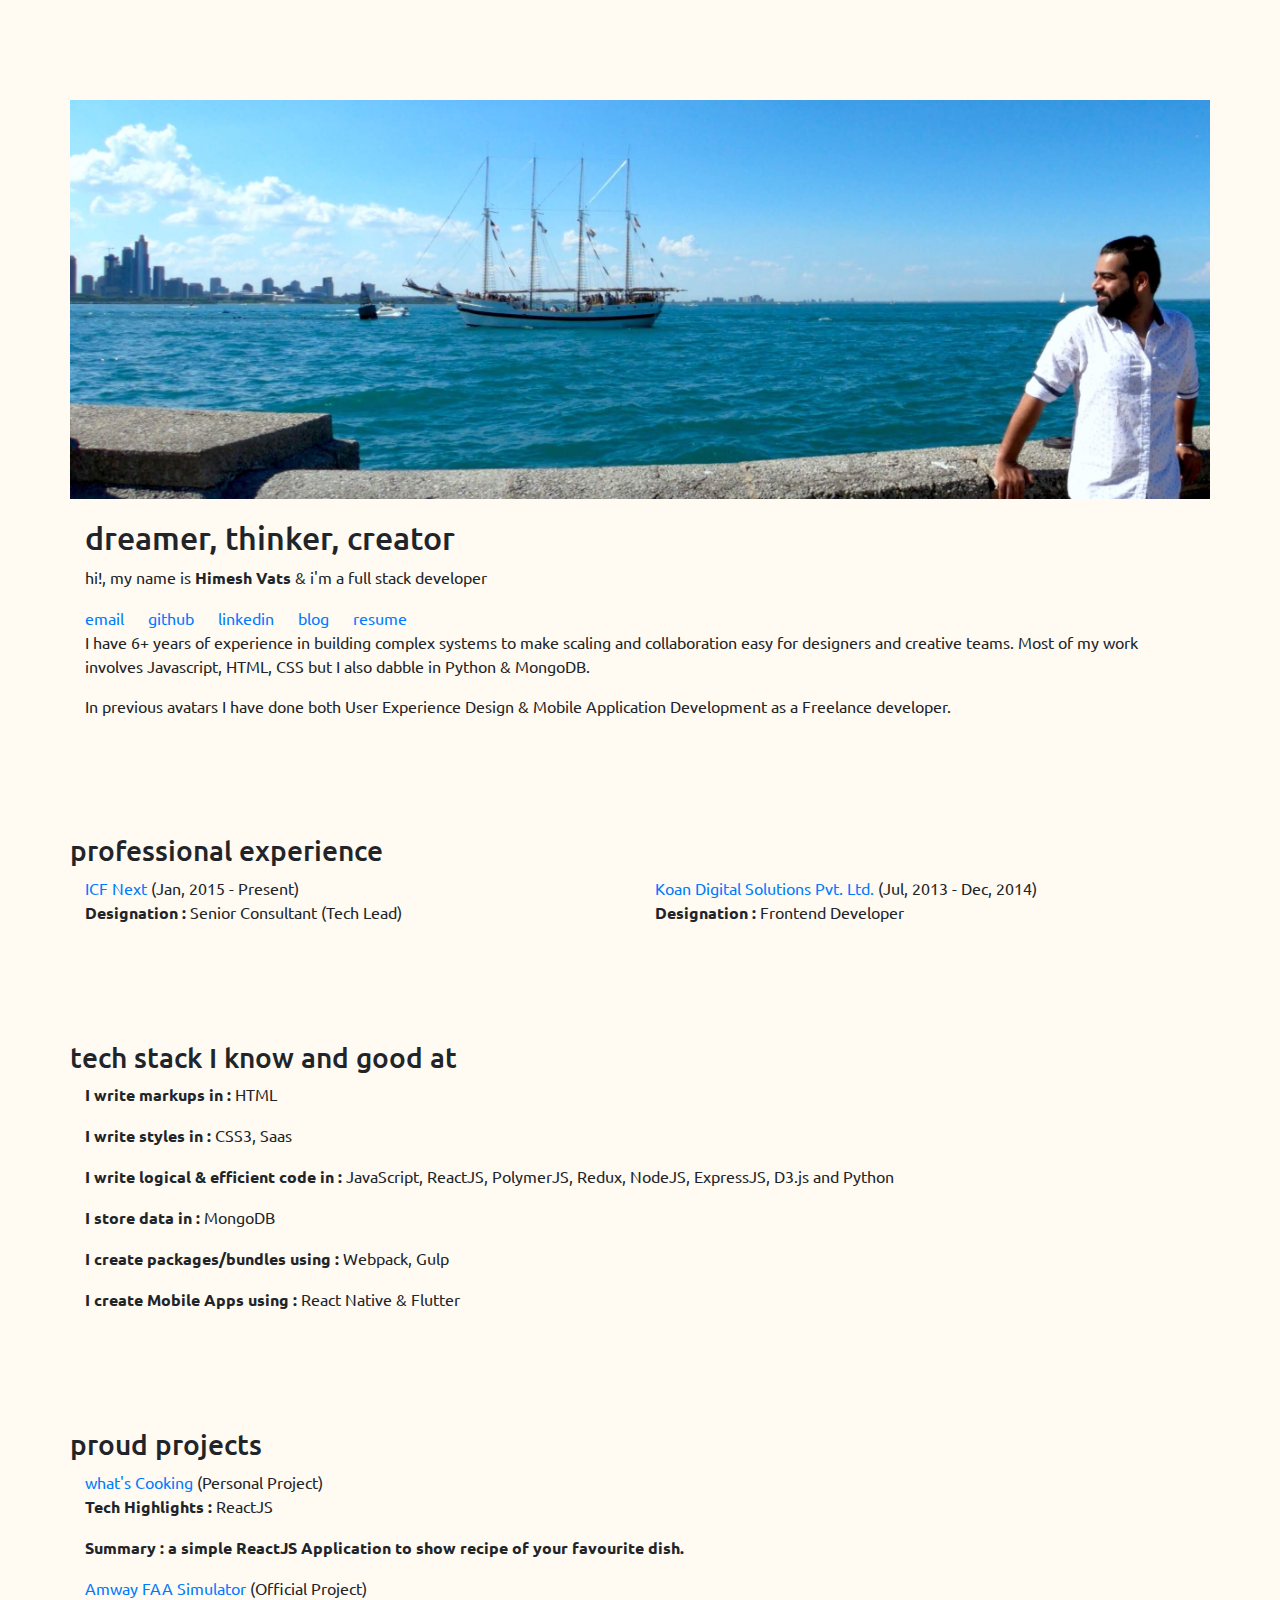
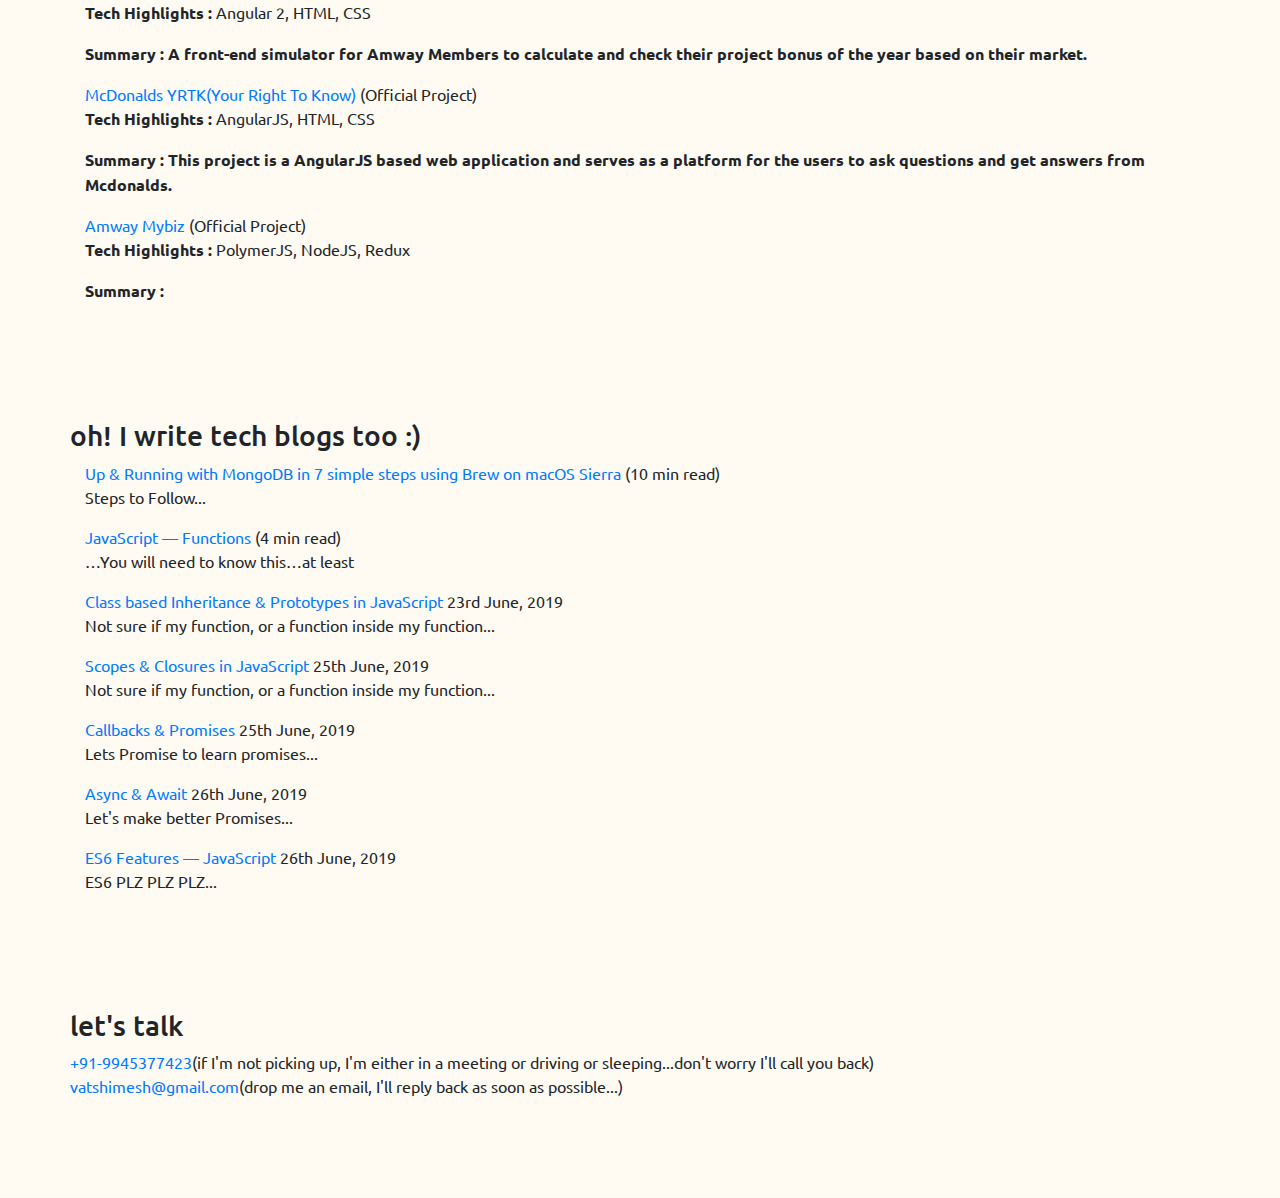
<file: index.html>
<!doctype html>
<html lang="en">
  <head>
    <meta charset="utf-8">
    <meta name="viewport" content="width=device-width, initial-scale=1, shrink-to-fit=no">
    <meta name="description" content="">
    <meta name="author" content="">
    <!-- Bootstrap core CSS -->
    <link rel="stylesheet" href="https://stackpath.bootstrapcdn.com/bootstrap/4.3.1/css/bootstrap.min.css" integrity="sha384-ggOyR0iXCbMQv3Xipma34MD+dH/1fQ784/j6cY/iJTQUOhcWr7x9JvoRxT2MZw1T" crossorigin="anonymous">
    <link href="https://fonts.googleapis.com/css?family=Ubuntu&display=swap" rel="stylesheet">
    <script src="https://cdnjs.cloudflare.com/ajax/libs/jquery/3.4.1/jquery.min.js"></script>
    <link rel="stylesheet" type="text/css" href="css/style.css">
  </head>

  <body>
      <div class="container main">
            <div class="row">
              <img src="img/banner.jpg" alt="banner"/>
              <div class="col-sm">
               <h2>dreamer, thinker, creator</h2>
               
               <p>hi!, my name is <strong>Himesh Vats </strong>& i'm a full stack developer</p>
               <ul>
                  <li><a href="mailto:himeshvats19@gmail.com">email</a></li>
                   <li><a href="https://github.com/himeshvats19" target="_blank">github</a></li>
                   <li><a href="https://www.linkedin.com/in/himeshvats/" target="_blank">linkedin</a></li>
                   <li><a href="https://medium.com/@himeshvats19" target="_blank">blog</a></li>
                   <li><a href="resume.pdf" target="_blank">resume</a></li>
                 </ul>
               <p>I have 6+ years of experience in building complex systems to make scaling and collaboration easy for designers and creative teams. Most of my work involves Javascript, HTML, CSS but I also dabble in Python & MongoDB.</p>

                 <p> In previous avatars I have done both User Experience Design & Mobile Application Development as a Freelance developer.
                  
                  </p>
              </div>
            </div>
        </div>
        <!--EXP-->
        <div class="container exp">
          <div class="row">
              <h3>professional experience</h3>
          </div>
          <div class="row">
              <div class="col-sm">
                <a href="https://www.icf.com/next">ICF Next</a>
                <span>(Jan, 2015 - Present)</span>
                <p><strong>Designation : </strong> Senior Consultant (Tech Lead)</p>
              </div>
              <div class="col-sm">
                  <a href="https://www.linkedin.com/company/koandigital/about/">Koan Digital Solutions Pvt. Ltd.</a>
                  <span>(Jul, 2013 - Dec, 2014)</span>
                  <p><strong>Designation : </strong> Frontend Developer</p>
                </div>
          </div>
        </div>
        <!--TECH STACK-->
        <div class="container exp">
            <div class="row">
                <h3>tech stack I know and good at</h3>
            </div>
            <div class="row">
                <div class="col-sm">
                  <p><strong>I write markups in : </strong> HTML</p>
                </div>
            </div>
            <div class="row">
                <div class="col-sm">
                    <p><strong>I write styles in : </strong> CSS3, Saas</p>
                </div>
            </div>
            <div class="row">
                <div class="col-sm">
                    <p><strong>I write logical & efficient code in : </strong> JavaScript, ReactJS, PolymerJS, Redux, NodeJS, ExpressJS, D3.js 
                      and Python</p>
                </div>
            </div>
            <div class="row">
                <div class="col-sm">
                    <p><strong>I store data in : </strong> MongoDB</p>
                </div>
            </div>
            <div class="row">
                <div class="col-sm">
                    <p><strong>I create packages/bundles using : </strong> Webpack, Gulp</p>
                </div>
            </div>
            <div class="row">
                <div class="col-sm">
                    <p><strong>I create Mobile Apps using : </strong> React Native & Flutter</p>
                </div>
            </div>
          </div>
          <!--PROJECTS-->
          <div class="container exp">
              <div class="row">
                  <h3>proud projects</h3>
              </div>
              <div class="row">
                  <div class="col-sm">
                    <a href="projects/whatsCooking.html">what's Cooking</a>
                    <span>(Personal Project)</span>
                    <p><strong>Tech Highlights : </strong> ReactJS</p>
                    <p><strong>Summary : a simple ReactJS Application to show recipe of your favourite dish. </strong></p>
                  </div>
              </div>
              <div class="row">
                  <div class="col-sm">
                    <a href="projects/faa.html">Amway FAA Simulator</a>
                    <span>(Official Project)</span>
                    <p><strong>Tech Highlights : </strong> Angular 2, HTML, CSS</p>
                    <p><strong>Summary : A front-end simulator for Amway Members to calculate and check their project bonus of the year based on their market.</strong></p>
                  </div>
              </div>
              <div class="row">
                  <div class="col-sm">
                    <a href="projects/mcdonalds.html">McDonalds YRTK(Your Right To Know)</a>
                    <span>(Official Project)</span>
                    <p><strong>Tech Highlights : </strong> AngularJS, HTML, CSS</p>
                    <p><strong>Summary : This project is a AngularJS based web application and serves as a platform for the users to ask questions and get answers from Mcdonalds.</strong></p>
                  </div>
              </div>
              <div class="row">
                  <div class="col-sm">
                    <a href="">Amway Mybiz</a>
                    <span>(Official Project)</span>
                    <p><strong>Tech Highlights : </strong> PolymerJS, NodeJS, Redux</p>
                    <p><strong>Summary : </strong></p>
                  </div>
              </div>
            </div>

            <!--BLOGS-->
            <div class="container exp">
                <div class="row">
                    <h3>oh! I write tech blogs too :)</h3>
                </div>
                <div class="row">
                    <div class="col-sm">
                      <a href="https://medium.com/@himeshvats19/up-running-with-mongodb-in-7-simple-steps-using-brew-on-macos-sierra-785730a7e6b0" target="_blank">Up & Running with MongoDB in 7 simple steps using Brew on macOS Sierra</a>
                      <span>(10 min read)</span>
                      <p>
                        Steps to Follow...
                      </p>
                    </div>
                </div>
                <div class="row">
                    <div class="col-sm">
                      <a href="https://medium.com/@himeshvats19/javascript-functions-5d592a070505">JavaScript — Functions</a>
                      <span>(4 min read)</span>
                      <p>
                        …You will need to know this…at least
                      </p>
                    </div>
                </div>
                <div class="row">
                    <div class="col-sm">
                      <a href="https://medium.com/@himeshvats19/class-based-inheritance-prototypes-in-javascript-9e05e31fe9" target="_blank">Class based Inheritance & Prototypes in JavaScript</a>
                      <span>23rd June, 2019</span>
                      <p>
                          Not sure if my function, or a function inside my function...
                        </p>
                    </div>
                </div>
                <div class="row">
                    <div class="col-sm">
                      <a href="https://medium.com/@himeshvats19/scopes-closures-in-javascript-ac210b8410fb" target="_blank">Scopes & Closures in JavaScript</a>
                      <span>25th June, 2019</span>
                      <p>
                        Not sure if my function, or a function inside my function...
                      </p>
                    </div>
                </div>
                <div class="row">
                    <div class="col-sm">
                      <a href="https://medium.com/@himeshvats19/callbacks-promises-cbf7716d6b4d" target="_blank">Callbacks & Promises</a>
                      <span>25th June, 2019</span>
                      <p>
                        Lets Promise to learn promises...
                      </p>
                    </div>
                </div>
                <div class="row">
                    <div class="col-sm">
                      <a href="https://medium.com/@himeshvats19/async-await-7b281f63843f" target="_blank">Async & Await</a>
                      <span>26th June, 2019</span>
                      <p>
                        Let's make better Promises...
                      </p>
                    </div>
                </div>
                <div class="row">
                    <div class="col-sm">
                      <a href="https://medium.com/@himeshvats19/es6-features-javascript-4a9caf8aa74d" target="_blank">ES6 Features — JavaScript</a>
                      <span>26th June, 2019</span>
                      <p>
                        ES6 PLZ PLZ PLZ...
                      </p>
                    </div>
                </div>
              </div>
               <!--Hobby-->
        <div class="container exp">
            <div class="row">
                <h3>let's talk</h3>
            </div>
            <div class="row">
                <a href="">+91-9945377423</a>
                <span>(if I'm not picking up, I'm either in a meeting or driving or sleeping...don't worry I'll call you back)</span>
            </div>
            <div class="row">
                <a href="">vatshimesh@gmail.com</a>
                <span>(drop me an email, I'll reply back as soon as possible...)</span>
            </div>
        </div>
        <div class="container exp"></div>


  </body>
</html>
</file>
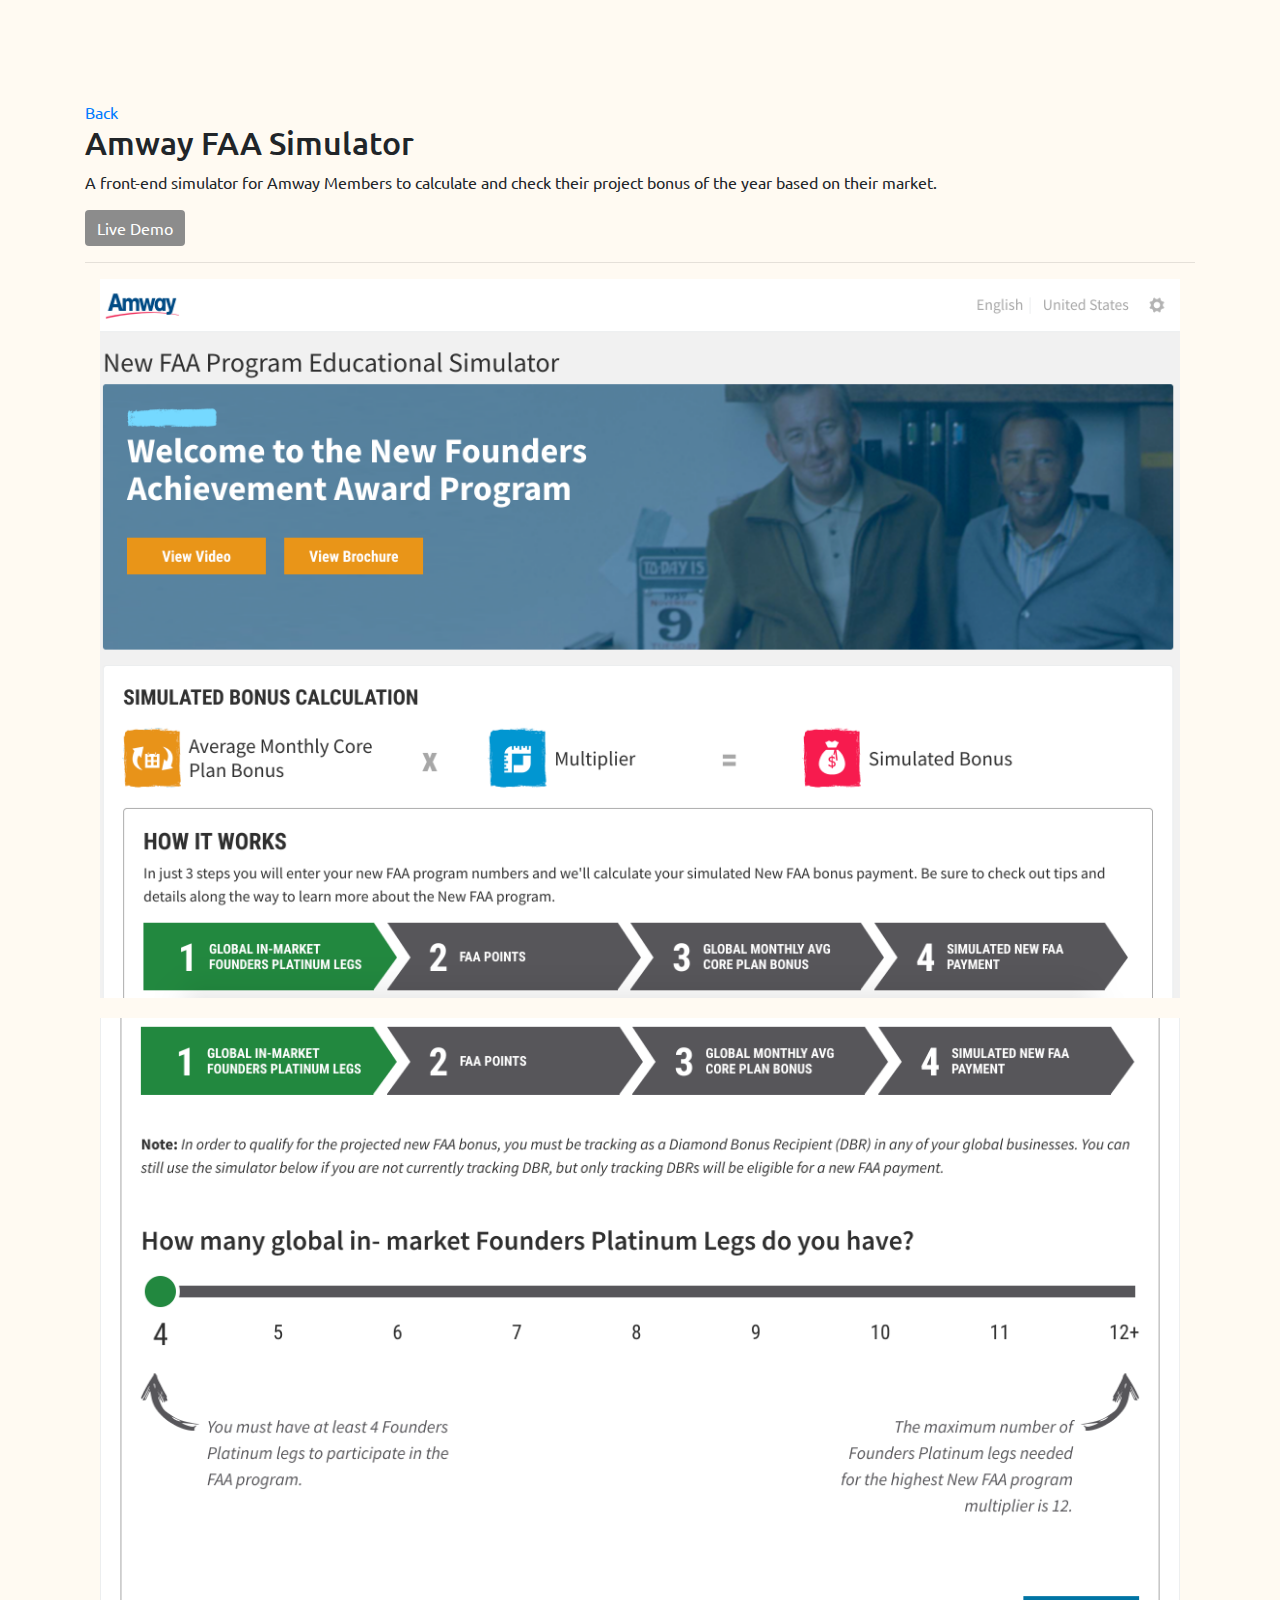
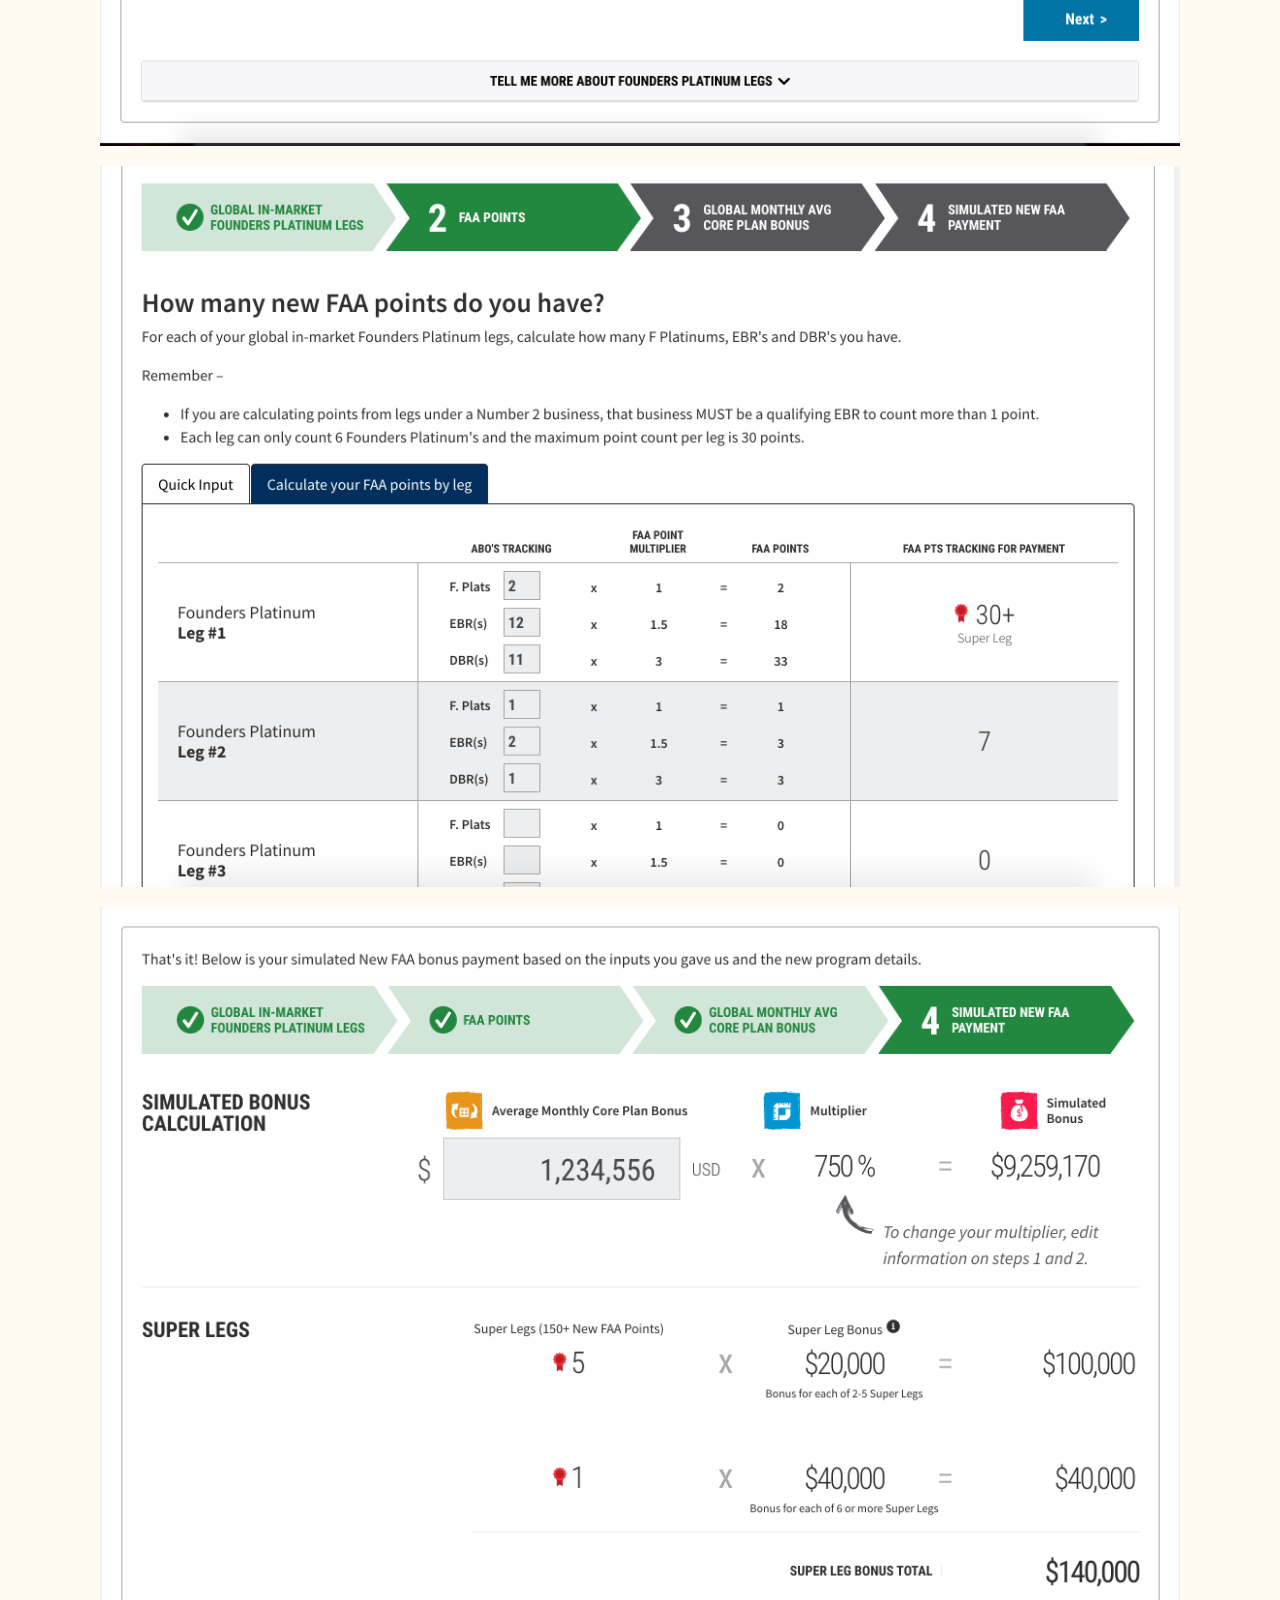
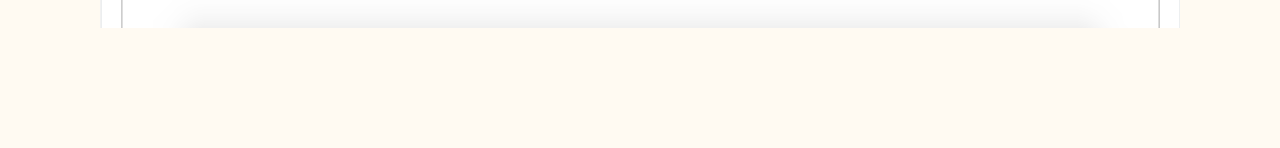
<file: projects/faa.html>
<!doctype html>
<html lang="en">
  <head>
    <meta charset="utf-8">
    <meta name="viewport" content="width=device-width, initial-scale=1, shrink-to-fit=no">
    <meta name="description" content="">
    <meta name="author" content="">
    <!-- Bootstrap core CSS -->
    <link rel="stylesheet" href="https://stackpath.bootstrapcdn.com/bootstrap/4.3.1/css/bootstrap.min.css" integrity="sha384-ggOyR0iXCbMQv3Xipma34MD+dH/1fQ784/j6cY/iJTQUOhcWr7x9JvoRxT2MZw1T" crossorigin="anonymous">
    <link href="https://fonts.googleapis.com/css?family=Ubuntu&display=swap" rel="stylesheet">
    <link rel="stylesheet" type="text/css" href="../css/style.css">
  </head>

  <body>
      <div class="container main">
            <div class="row">
              
              <div class="col-sm">
                  <a href="../index.html">Back</a>
                  <h2>Amway FAA Simulator</h2>
               
                  <p>A front-end simulator for Amway Members to calculate and check their project bonus of the year based on their market.</p>
                <a href="http://newfaa.amwayglobal.com/" target="_blank"><button class="btn btn-primary">Live Demo</button></a>
                <hr>
              </div>
            </div>
            <div>
              <div class="col-sm">
               <img src="../img/faa_1.png"/>
              </div>
              <div class="col-sm">
                <img src="../img/faa_2.png"/>
              </div>
              <div class="col-sm">
                <img src="../img/faa_3.png"/>
              </div>
              <div class="col-sm">
                <img src="../img/faa_4.png"/>
              </div>
            </div>
        </div>

  </body>
</html>
</file>
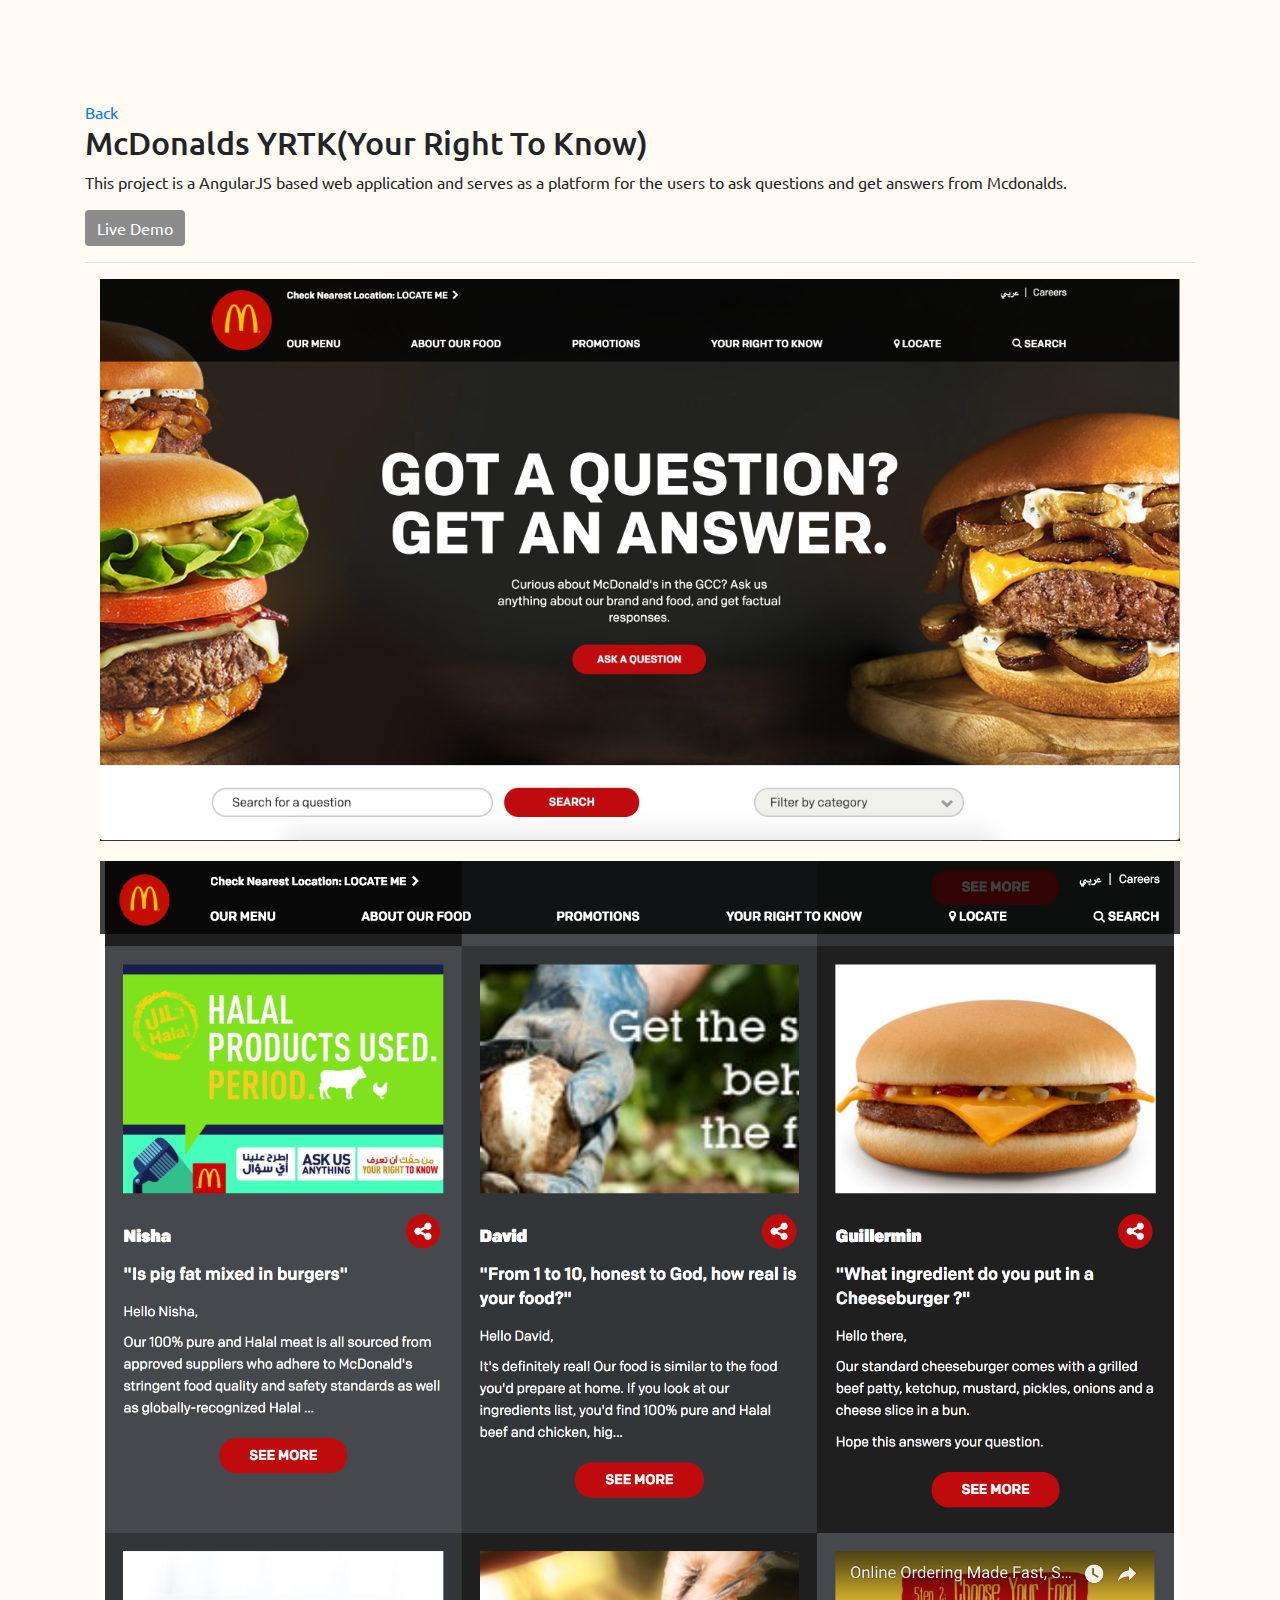
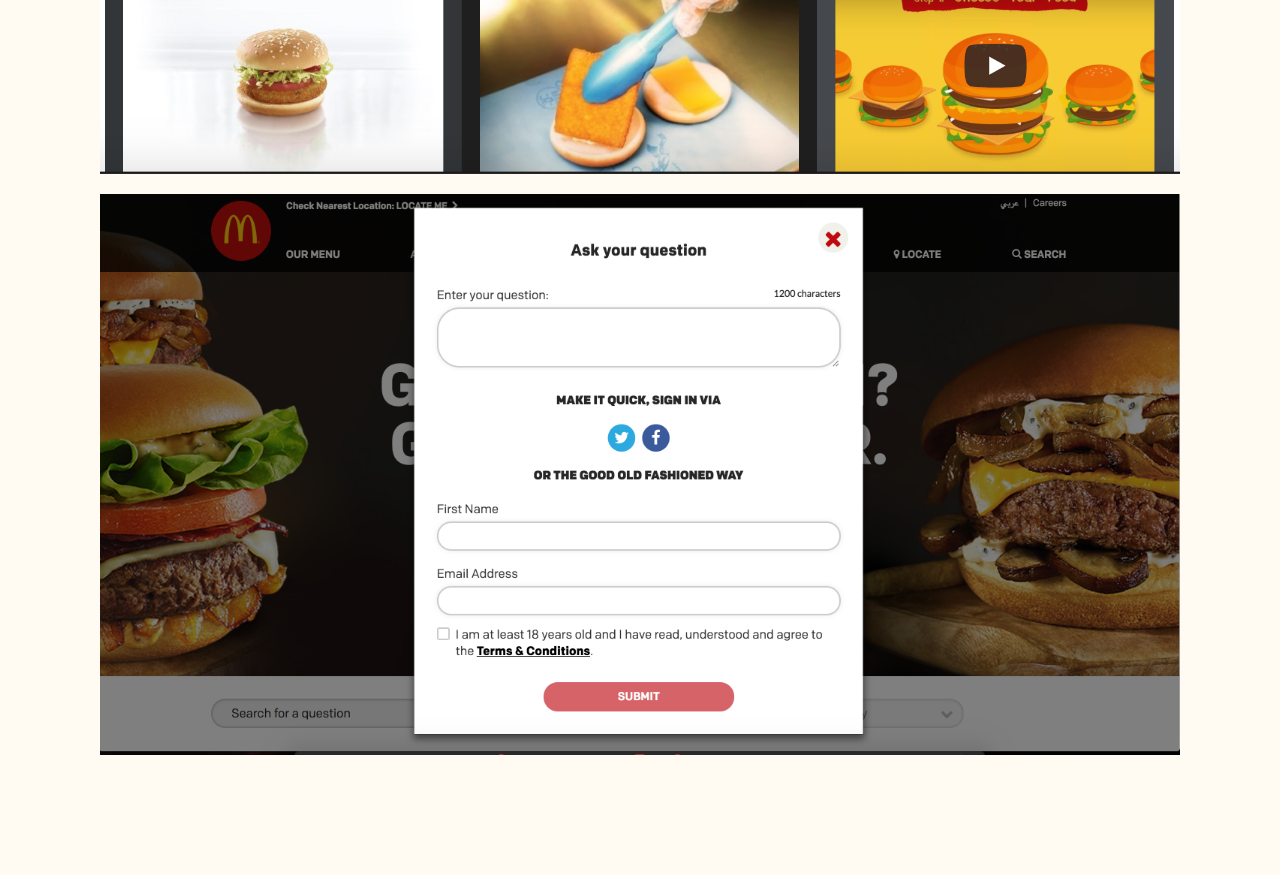
<file: projects/mcdonalds.html>
<!doctype html>
<html lang="en">
  <head>
    <meta charset="utf-8">
    <meta name="viewport" content="width=device-width, initial-scale=1, shrink-to-fit=no">
    <meta name="description" content="">
    <meta name="author" content="">
    <!-- Bootstrap core CSS -->
    <link rel="stylesheet" href="https://stackpath.bootstrapcdn.com/bootstrap/4.3.1/css/bootstrap.min.css" integrity="sha384-ggOyR0iXCbMQv3Xipma34MD+dH/1fQ784/j6cY/iJTQUOhcWr7x9JvoRxT2MZw1T" crossorigin="anonymous">
    <link href="https://fonts.googleapis.com/css?family=Ubuntu&display=swap" rel="stylesheet">
    <link rel="stylesheet" type="text/css" href="../css/style.css">
  </head>

  <body>
      <div class="container main">
            <div class="row">
              
              <div class="col-sm">
                  <a href="../index.html">Back</a>
                  <h2>McDonalds YRTK(Your Right To Know)</h2>
               
                  <p>This project is a AngularJS based web application and serves as a platform for the users to ask questions and get answers from Mcdonalds.</p>
                <a href="https://www.mcdonalds.com/ae/en-ae/your-right-to-know.html#" target="_blank"><button class="btn btn-primary">Live Demo</button></a>
                <hr>
              </div>
            </div>
            <div>
              <div class="col-sm">
               <img src="../img/mc_1.png"/>
              </div>
              <div class="col-sm">
                <img src="../img/mc_2.png"/>
              </div>
              <div class="col-sm">
                <img src="../img/mc_3.png"/>
              </div>
            </div>
        </div>

  </body>
</html>
</file>
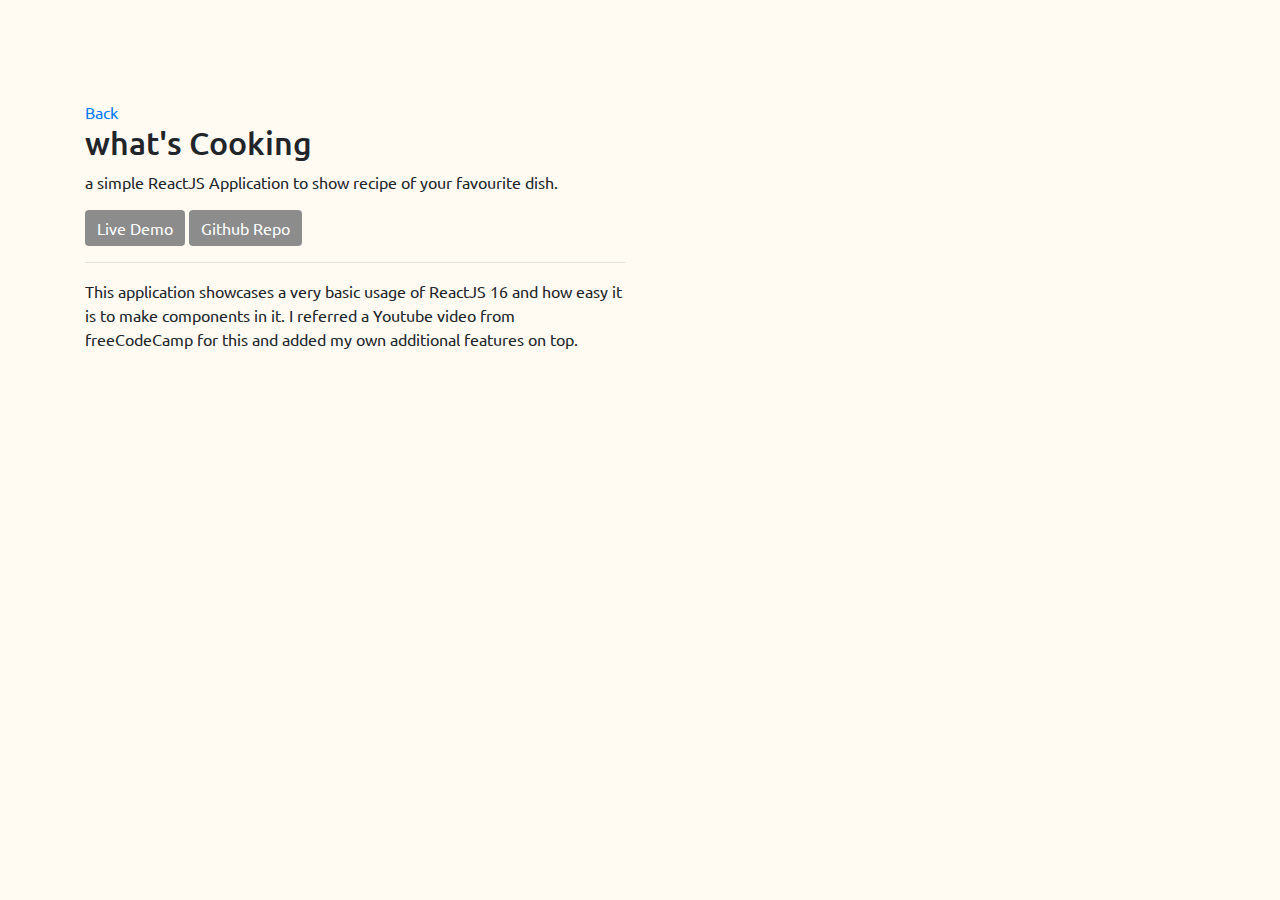
<file: projects/whatsCooking.html>
<!doctype html>
<html lang="en">
  <head>
    <meta charset="utf-8">
    <meta name="viewport" content="width=device-width, initial-scale=1, shrink-to-fit=no">
    <meta name="description" content="">
    <meta name="author" content="">
    <!-- Bootstrap core CSS -->
    <link rel="stylesheet" href="https://stackpath.bootstrapcdn.com/bootstrap/4.3.1/css/bootstrap.min.css" integrity="sha384-ggOyR0iXCbMQv3Xipma34MD+dH/1fQ784/j6cY/iJTQUOhcWr7x9JvoRxT2MZw1T" crossorigin="anonymous">
    <link href="https://fonts.googleapis.com/css?family=Ubuntu&display=swap" rel="stylesheet">
    <link rel="stylesheet" type="text/css" href="../css/style.css">
  </head>

  <body>
      <div class="container main">
            <div class="row">
              
              <div class="col-sm">
                  <a href="../index.html">Back</a>
                  <h2>what's Cooking</h2>
               
                  <p>a simple ReactJS Application to show recipe of your favourite dish.</p>
                <a href="https://lnkd.in/fnQujwY" target="_blank"><button class="btn btn-primary">Live Demo</button></a>
                <a href="https://lnkd.in/fPnDJFQ" target="_blank"><button class="btn btn-primary">Github Repo</button></a>
                <hr>
                <p>This application showcases a very basic usage of ReactJS 16 and how easy it is to make components in it.

                    I referred a Youtube video from freeCodeCamp for this and added my own additional features on top. </p>
              </div>
              <div class="col-sm">
               <iframe src="https://www.linkedin.com/embed/feed/update/urn:li:ugcPost:6573893881174290432?compact=1" height="284" width="504" frameborder="0" allowfullscreen="" title="Embedded post"></iframe>
              </div>
            </div>
        </div>

  </body>
</html>
</file>
<file: css/style.css>
body{
    background-color: #fffaf2;
    font-family: 'Ubuntu', sans-serif;
  }
.main{
  margin-top:100px;
}
.exp{
  margin-top: 100px;
}
.main{
  margin-bottom: 100px;
}
.main ul{
  list-style: none;
  padding: 0;
  margin: 0;
}
.main ul li{
  display: inline-block;
  margin-right: 20px;
}
.main img{
  width: 100%;
  margin-bottom: 20px;
}
.hobby-pic{
  width: 100%;
  height: auto;
}

.btn{
    background: #8c8c8c;
    outline: 0;
    border: 0;
  }
</file>
